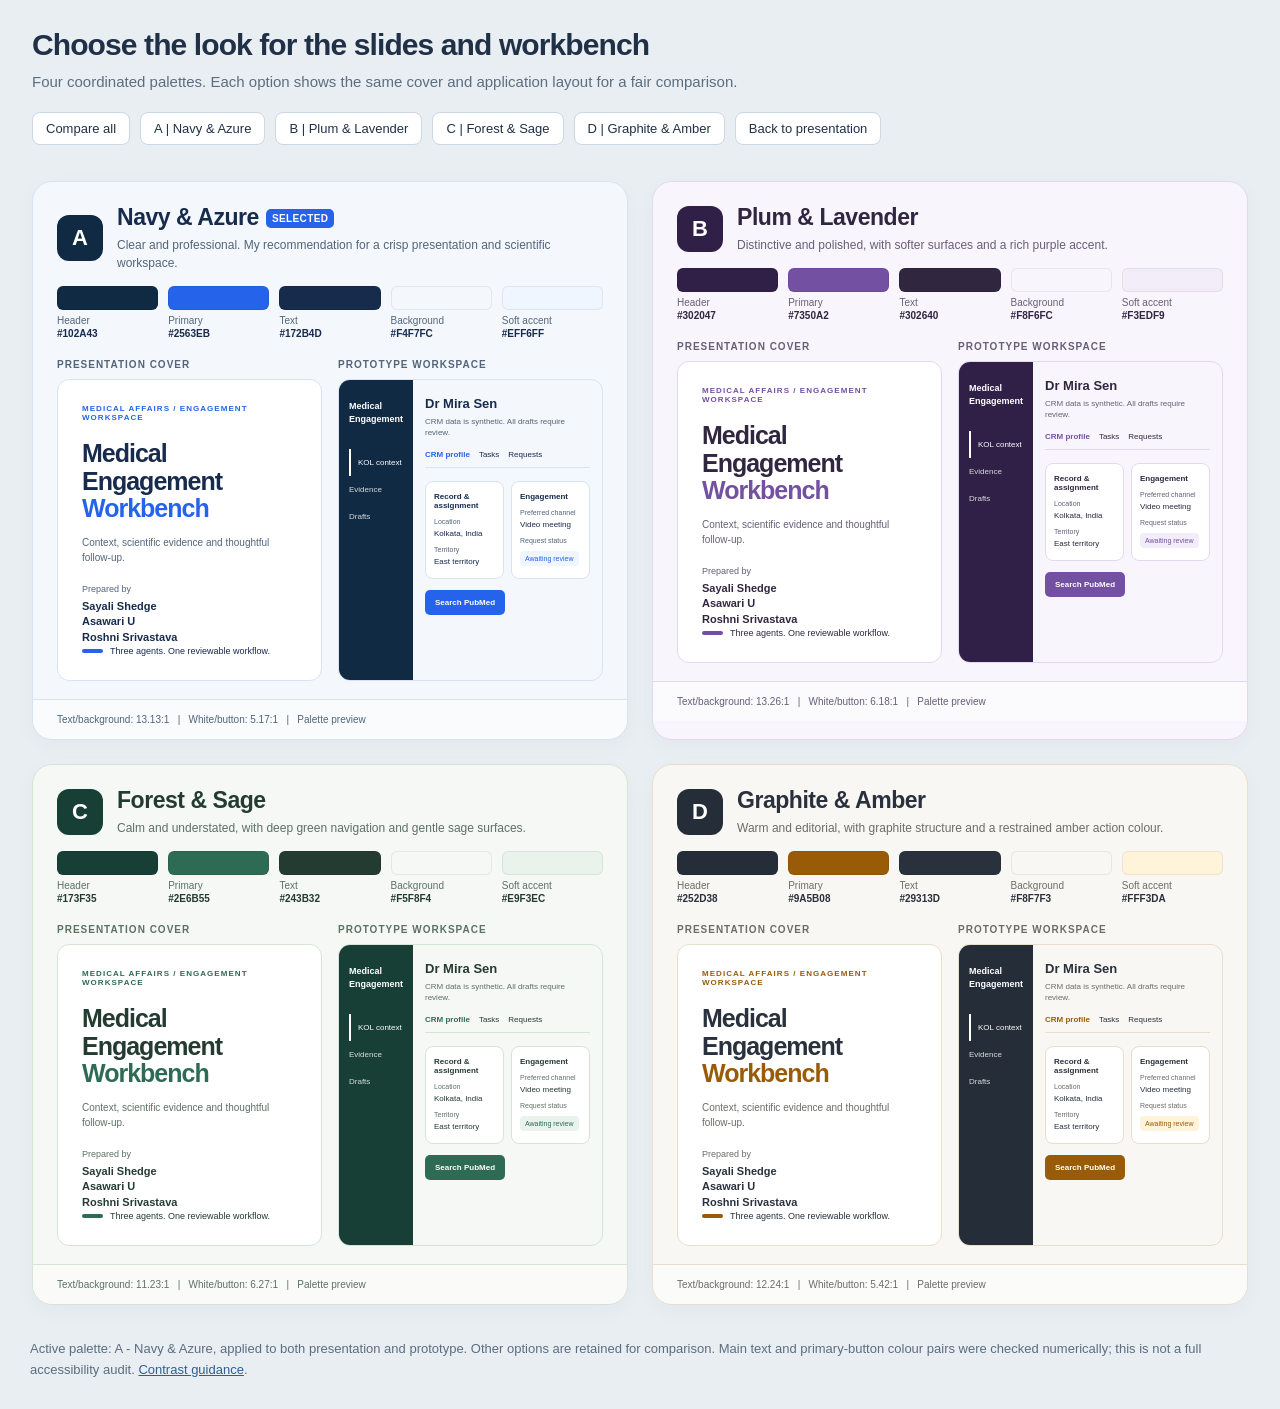
<file: prototype/presentation/palettes.html>
<!doctype html><html lang="en"><head><meta charset="utf-8"><meta name="viewport" content="width=device-width,initial-scale=1"><title>Palette options | Medical Engagement Workbench</title><style>
*{box-sizing:border-box}body{margin:0;background:#e9eef3;color:#203046;font-family:"Segoe UI",Arial,sans-serif}.page-header{padding:28px 32px 12px;max-width:1800px;margin:auto}.page-header h1{font-size:30px;letter-spacing:-.03em;margin:0 0 8px}.page-header p{margin:0;color:#5c6d7f;line-height:1.6;font-size:15px}.toplinks{display:flex;gap:10px;flex-wrap:wrap;margin-top:18px}.toplinks a{color:#203046;text-decoration:none;font-size:13px;border:1px solid #cbd7e3;padding:8px 13px;border-radius:8px;background:white}.board{display:grid;grid-template-columns:repeat(2,minmax(0,1fr));gap:24px;max-width:1800px;padding:24px 32px 34px;margin:auto}.palette-card{background:var(--background);border:1px solid var(--border);border-radius:20px;overflow:hidden;min-width:0;color:var(--ink);box-shadow:0 6px 22px #162d4408}.palette-heading{display:flex;align-items:center;gap:14px;padding:22px 24px 14px}.option-letter{background:var(--navy);color:white;height:46px;width:46px;display:flex;align-items:center;justify-content:center;font-size:22px;font-weight:700;border-radius:12px;flex-shrink:0}.palette-heading h2{font-size:23px;margin:0 0 5px;letter-spacing:-.02em}.palette-heading p{font-size:12px;color:var(--muted);margin:0;line-height:1.5}.recommended{font-size:10px;letter-spacing:.04em;background:var(--primary);color:white;border-radius:5px;padding:4px 6px;margin-left:7px;vertical-align:middle}.swatches{display:grid;grid-template-columns:repeat(5,1fr);gap:10px;padding:0 24px 20px}.swatch i{display:block;height:24px;border-radius:6px;border:1px solid #00000012}.swatch span,.swatch code{display:block;font-size:10px;margin-top:5px;color:var(--muted);font-family:inherit}.swatch code{color:var(--ink);font-weight:650;margin-top:2px}.samples{display:grid;grid-template-columns:1fr 1fr;gap:16px;padding:0 24px 18px}.sample-label{font-size:10px;font-weight:700;letter-spacing:.1em;color:var(--muted);margin-bottom:9px}.ppt{height:302px;background:white;border:1px solid var(--border);border-radius:12px;padding:24px;display:flex;flex-direction:column}.ppt .eyebrow{font-size:8px;letter-spacing:.13em;color:var(--primary);font-weight:750}.ppt h3{font-size:25px;line-height:1.1;letter-spacing:-.04em;margin:18px 0 12px}.ppt h3 em{font-style:normal;color:var(--primary)}.ppt p{font-size:10px;line-height:1.5;color:var(--muted);margin:0}.credits{margin-top:18px;font-size:11px;line-height:1.45}.credits span{display:block;color:var(--muted);font-size:9px;margin-bottom:3px}.credits b{display:block;font-weight:600}.ppt-footer{margin-top:auto;display:flex;align-items:center;gap:7px;font-size:9px}.ppt-footer i{width:21px;height:4px;border-radius:3px;background:var(--primary)}.app{display:flex;height:302px;background:var(--background);border:1px solid var(--border);border-radius:12px;overflow:hidden}.app-side{width:74px;background:var(--navy);padding:20px 10px;color:white;flex-shrink:0}.app-side strong{font-size:9px;line-height:1.4;display:block;margin-bottom:24px}.app-side div{font-size:8px;padding:9px 0;opacity:.83}.app-side .selected{opacity:1;border-left:2px solid #fff;padding-left:7px}.app-main{padding:16px 12px;flex:1;min-width:0}.app-main h3{font-size:13px;margin:0 0 5px}.app-main .sub{font-size:8px;line-height:1.4;color:var(--muted);margin:0 0 12px}.tabs{display:flex;gap:9px;border-bottom:1px solid var(--border);font-size:8px;margin-bottom:13px;padding-bottom:8px}.tabs b{color:var(--primary)}.mini-grid{display:grid;grid-template-columns:1fr 1fr;gap:7px}.mini-card{border:1px solid var(--border);border-radius:8px;background:#fff;padding:10px 8px;min-width:0}.mini-card strong{font-size:8px;display:block;margin-bottom:8px}.mini-card small{display:block;color:var(--muted);font-size:7px;margin:6px 0 3px}.mini-card p{font-size:8px;line-height:1.45;margin:0;overflow-wrap:anywhere}.status{display:inline-block;padding:4px 5px;font-size:7px;background:var(--soft);color:var(--primary);border-radius:4px}.primary-button{background:var(--primary);color:#fff;border:0;padding:8px 10px;border-radius:5px;font-size:8px;font-weight:650;margin-top:11px}.contrast{border-top:1px solid var(--border);padding:12px 24px;background:#ffffff80;color:var(--muted);font-size:10px;line-height:1.5}.focus .board{grid-template-columns:1fr;max-width:1380px}.focus .ppt,.focus .app{height:340px}.focus .ppt h3{font-size:34px}.focus .ppt p{font-size:13px}.focus .credits{font-size:14px}.focus .credits span{font-size:11px}.focus .app-side{width:110px;padding:23px 16px}.focus .app-side strong{font-size:12px}.focus .app-side div{font-size:10px}.focus .app-main{padding:22px}.focus .app-main h3{font-size:17px}.focus .app-main .sub,.focus .tabs{font-size:10px}.focus .mini-card{padding:13px}.focus .mini-card strong,.focus .mini-card p{font-size:11px}.focus .mini-card small{font-size:9px}.focus .status{font-size:9px}.focus .primary-button{font-size:10px}.focus .palette-heading h2{font-size:28px}.focus .palette-heading p{font-size:14px}.focus .contrast{font-size:12px}footer{max-width:1736px;margin:0 auto 28px;padding:0 30px;font-size:13px;color:#5c6d7f;line-height:1.6}footer a{color:#315d91}@media(max-width:1050px){.board{grid-template-columns:1fr}.page-header,.board{padding-left:16px;padding-right:16px}}@media(max-width:640px){.samples{grid-template-columns:1fr}.swatches{gap:6px;padding-left:16px;padding-right:16px}.palette-heading{padding:18px 16px}.palette-heading h2,.focus .palette-heading h2{font-size:22px}.palette-heading p,.focus .palette-heading p{font-size:12px}.recommended{display:block;width:max-content;margin:6px 0 0}.samples{padding-left:16px;padding-right:16px}.ppt h3,.focus .ppt h3{font-size:29px}.focus .app-side{width:84px}.focus .app-main{padding:16px 12px}.contrast,.focus .contrast{padding:12px 16px;font-size:10px}}
</style></head><body><header class="page-header"><h1>Choose the look for the slides and workbench</h1><p>Four coordinated palettes. Each option shows the same cover and application layout for a fair comparison.</p><nav class="toplinks"><a href="palettes.html">Compare all</a><a href="?palette=A">A | Navy &amp; Azure</a><a href="?palette=B">B | Plum &amp; Lavender</a><a href="?palette=C">C | Forest &amp; Sage</a><a href="?palette=D">D | Graphite &amp; Amber</a><a href="index.html">Back to presentation</a></nav></header><main class="board" id="board"></main><footer>Active palette: A - Navy &amp; Azure, applied to both presentation and prototype. Other options are retained for comparison. Main text and primary-button colour pairs were checked numerically; this is not a full accessibility audit. <a href="https://www.carbondesignsystem.com/building-blocks/foundations/accessibility/color" target="_blank" rel="noopener">Contrast guidance</a>.</footer><script>
const palettes=[{"id": "A", "name": "Navy & Azure", "description": "Clear and professional. My recommendation for a crisp presentation and scientific workspace.", "navy": "#102A43", "primary": "#2563EB", "ink": "#172B4D", "background": "#F4F7FC", "soft": "#EFF6FF", "muted": "#53657A", "border": "#D7E3F2", "contrast": {"body_text_on_background": 13.13, "white_on_primary_button": 5.17, "primary_on_white": 5.17, "muted_on_soft": 5.5}}, {"id": "B", "name": "Plum & Lavender", "description": "Distinctive and polished, with softer surfaces and a rich purple accent.", "navy": "#302047", "primary": "#7350A2", "ink": "#302640", "background": "#F8F6FC", "soft": "#F3EDF9", "muted": "#675F77", "border": "#E3D9EF", "contrast": {"body_text_on_background": 13.26, "white_on_primary_button": 6.18, "primary_on_white": 6.18, "muted_on_soft": 5.26}}, {"id": "C", "name": "Forest & Sage", "description": "Calm and understated, with deep green navigation and gentle sage surfaces.", "navy": "#173F35", "primary": "#2E6B55", "ink": "#243B32", "background": "#F5F8F4", "soft": "#E9F3EC", "muted": "#5D7165", "border": "#D6E4D8", "contrast": {"body_text_on_background": 11.23, "white_on_primary_button": 6.27, "primary_on_white": 6.27, "muted_on_soft": 4.61}}, {"id": "D", "name": "Graphite & Amber", "description": "Warm and editorial, with graphite structure and a restrained amber action colour.", "navy": "#252D38", "primary": "#9A5B08", "ink": "#29313D", "background": "#F8F7F3", "soft": "#FFF3DA", "muted": "#6C6C69", "border": "#E7DECC", "contrast": {"body_text_on_background": 12.24, "white_on_primary_button": 5.42, "primary_on_white": 5.42, "muted_on_soft": 4.79}}];const focus=new URLSearchParams(location.search).get('palette');if(focus)document.body.classList.add('focus');
for(const p of palettes.filter(p=>!focus||p.id===focus)){const style=['navy','primary','ink','background','soft','muted','border'].map(k=>'--'+k+':'+p[k]).join(';');const card=document.createElement('section');card.className='palette-card';card.id='palette-'+p.id;card.style=style;
card.innerHTML=`<header class="palette-heading"><div class="option-letter">${p.id}</div><div><h2>${p.name}${p.id==='A'?'<span class="recommended">SELECTED</span>':''}</h2><p>${p.description}</p></div></header><div class="swatches">${[['navy','Header'],['primary','Primary'],['ink','Text'],['background','Background'],['soft','Soft accent']].map(([k,label])=>`<div class="swatch"><i style="background:${p[k]}"></i><span>${label}</span><code>${p[k]}</code></div>`).join('')}</div><div class="samples"><div><div class="sample-label">PRESENTATION COVER</div><div class="ppt"><div class="eyebrow">MEDICAL AFFAIRS / ENGAGEMENT WORKSPACE</div><h3>Medical Engagement<br><em>Workbench</em></h3><p>Context, scientific evidence and thoughtful follow-up.</p><div class="credits"><span>Prepared by</span><b>Sayali Shedge</b><b>Asawari U</b><b>Roshni Srivastava</b></div><div class="ppt-footer"><i></i><span>Three agents. One reviewable workflow.</span></div></div></div><div><div class="sample-label">PROTOTYPE WORKSPACE</div><div class="app"><aside class="app-side"><strong>Medical<br>Engagement</strong><div class="selected">KOL context</div><div>Evidence</div><div>Drafts</div></aside><div class="app-main"><h3>Dr Mira Sen</h3><p class="sub">CRM data is synthetic. All drafts require review.</p><div class="tabs"><b>CRM profile</b><span>Tasks</span><span>Requests</span></div><div class="mini-grid"><article class="mini-card"><strong>Record &amp; assignment</strong><small>Location</small><p>Kolkata, India</p><small>Territory</small><p>East territory</p></article><article class="mini-card"><strong>Engagement</strong><small>Preferred channel</small><p>Video meeting</p><small>Request status</small><span class="status">Awaiting review</span></article></div><button class="primary-button">Search PubMed</button></div></div></div></div><div class="contrast">Text/background: ${p.contrast.body_text_on_background}:1 &nbsp; | &nbsp; White/button: ${p.contrast.white_on_primary_button}:1 &nbsp; | &nbsp; Palette preview</div>`;document.getElementById('board').append(card)}
</script></body></html>
</file>
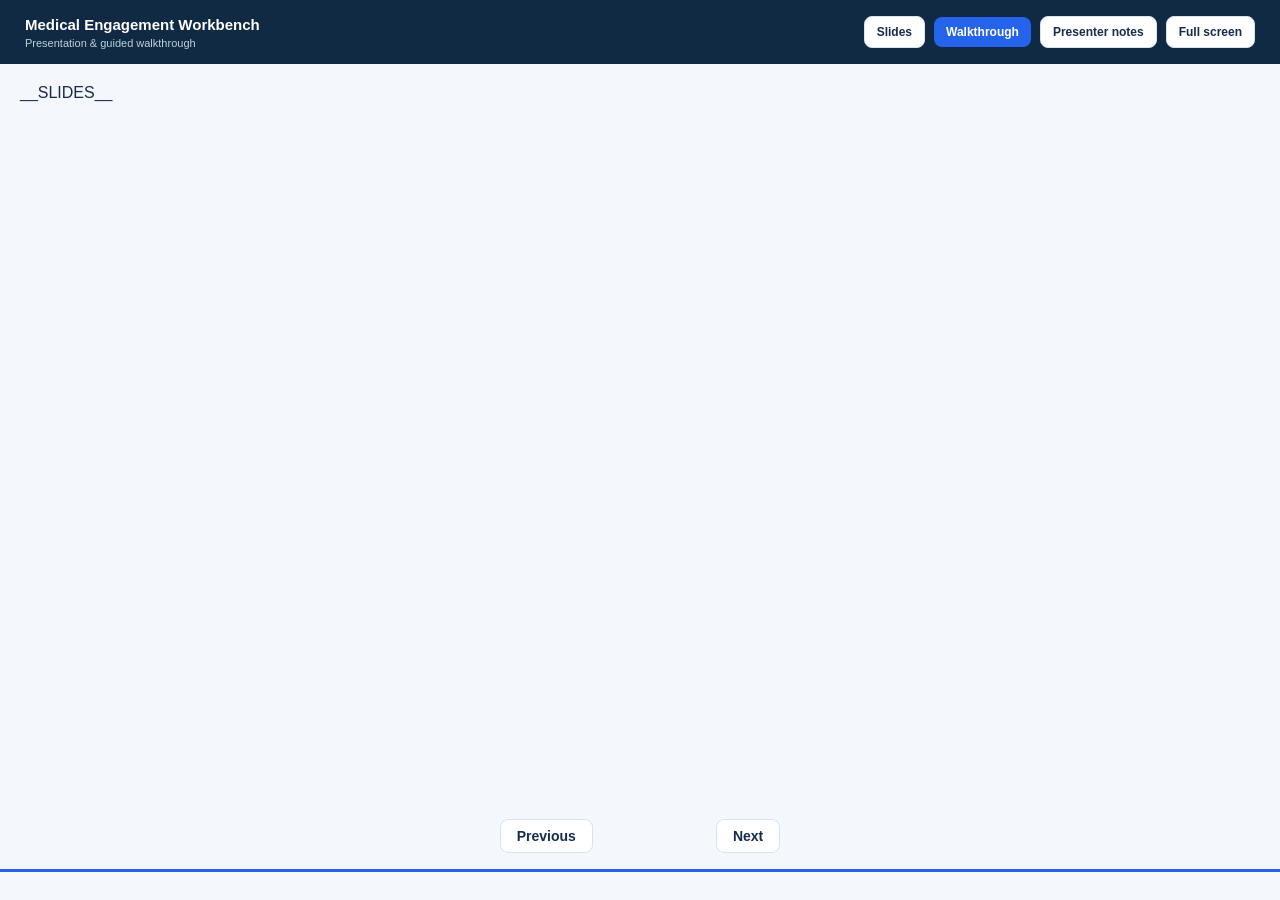
<file: prototype/presentation/template.html>
<!doctype html>
<html lang="en"><head><meta charset="utf-8"><meta name="viewport" content="width=device-width, initial-scale=1"><title>Medical Engagement Workbench | Presentation</title><style>
:root{--ink:#172B4D;--muted:#53657A;--primary:#2563EB;--navy:#102A43;--line:#D7E3F2;--soft:#EFF6FF;--scale:1}*{box-sizing:border-box}body{margin:0;background:#F4F7FC;color:var(--ink);font-family:"Segoe UI",Arial,sans-serif}a{color:var(--primary)}button,a.button{font:inherit;border:0;cursor:pointer;text-decoration:none;border-radius:8px;padding:11px 17px;background:var(--primary);color:white;font-weight:600;font-size:14px;display:inline-block}button:focus-visible,a:focus-visible,img:focus-visible{outline:3px solid #eab464;outline-offset:3px}.secondary,button.secondary,a.secondary{background:#fff;color:var(--ink);border:1px solid #D7E3F2}.topbar{height:64px;background:var(--navy);color:#fff;display:flex;align-items:center;justify-content:space-between;padding:0 25px;gap:20px}.brand{font-size:15px;font-weight:650}.topbar small{display:block;color:#bcd1dc;font-weight:400;font-size:11px;margin-top:4px}.top-actions{display:flex;align-items:center;gap:9px}.top-actions button,.top-actions a{font-size:12px;padding:8px 12px}.stage-wrap{padding:20px 20px 10px;display:flex;justify-content:center}.stage{position:relative;width:1280px;height:720px}.slide{display:none;position:absolute;top:0;left:0;width:1280px;height:720px;background:white;border-radius:14px;box-shadow:0 8px 30px #142e4210;padding:39px 54px 56px;transform:scale(var(--scale));transform-origin:top left;overflow:hidden}.slide.active{display:flex;flex-direction:column}.eyebrow{font-size:11px;letter-spacing:.14em;font-weight:750;color:var(--primary);margin-bottom:13px}h2{font-size:36px;letter-spacing:-.035em;line-height:1.14;margin:0 0 13px;font-weight:700}em{font-style:normal;color:var(--primary)}.lead{font-size:18px;color:#53657A;line-height:1.5;margin:0 0 25px;max-width:1110px}.slide-body{display:flex;flex-direction:column;gap:19px;min-height:0;flex:1}.grid{display:grid;gap:18px;align-items:stretch}.two{grid-template-columns:repeat(2,minmax(0,1fr))}.three{grid-template-columns:repeat(3,minmax(0,1fr))}.box{padding:24px;border:1px solid var(--line);border-radius:15px;background:var(--soft);min-width:0}.box h3{font-size:20px;margin:0 0 17px;line-height:1.3}.box p,.box li{font-size:18px;line-height:1.55}.box p{margin:0 0 12px}.box p:last-child{margin-bottom:0}ul{padding-left:21px;margin:0}li{margin-bottom:12px}li:last-child{margin-bottom:0}.callout{background:#EFF6FF;border-left:4px solid var(--primary);padding:14px 18px;font-size:16px;line-height:1.5;border-radius:0 9px 9px 0}.small,.box .small{font-size:14px;line-height:1.5}.muted{color:var(--muted)}.pills{display:flex;gap:9px;flex-wrap:wrap}.pills span{background:#EFF6FF;color:#53657A;padding:9px 13px;border-radius:8px;font-size:14px;font-weight:600}.hero-layout{display:grid;grid-template-columns:1.3fr .7fr;gap:50px;align-items:center;flex:1}.slide[data-index="0"] h2{font-size:58px;max-width:850px;margin-top:17px}.slide[data-index="0"] .lead{max-width:820px;font-size:21px}.byline{font-size:20px;margin:33px 0 10px}.actions{display:flex;gap:12px;align-items:center;flex-wrap:wrap;margin-top:14px}.cover-visual{padding:28px;background:var(--navy);border-radius:22px;color:#fff;display:flex;flex-direction:column;align-items:center;gap:12px}.cover-visual div{width:100%;padding:16px 10px;border:1px solid #42627E;border-radius:9px;text-align:center;font-size:15px;letter-spacing:.06em}.cover-visual span{color:#93C5FD;font-size:23px}.stats{display:grid;grid-template-columns:repeat(4,1fr);gap:16px}.three-stats{grid-template-columns:repeat(3,1fr)}.stats>div{padding:15px 23px;background:var(--navy);color:white;border-radius:14px}.stats b{font-size:49px;letter-spacing:-.04em;line-height:1.15;display:block}.stats span{font-size:14px;color:#c6dbe5;display:block;margin-top:6px}figure{margin:0;min-width:0}figure img{display:block;width:100%;object-fit:contain;border:1px solid var(--line);border-radius:10px;background:#fff;cursor:zoom-in}figcaption{font-size:12px;color:var(--muted);margin-top:9px;line-height:1.4}.wide-image{min-height:0;flex:1;display:flex;align-items:center;justify-content:center}.wide-image img{max-height:352px}.picture-pair img{height:250px}.picture-pair p{font-size:15px;line-height:1.5}.result-slide img{height:355px}.agent-grid .box{padding:22px}.agent-grid p{font-size:17px}.agent-grid h3{font-size:19px}.label,.box .label{font-size:10px;letter-spacing:.12em;color:var(--primary);font-weight:750;margin:19px 0 5px}.step{display:block;color:var(--primary);font-size:27px;margin-bottom:13px}.architecture{width:100%;height:268px;flex-shrink:0}.compact .box{padding:17px 20px}.compact .box h3{font-size:18px;margin-bottom:8px}.compact .box p,.compact .box li{font-size:16px;line-height:1.45}.harness-flow{display:grid;grid-template-columns:repeat(5,1fr);gap:12px}.harness-flow>div{padding:18px 16px;border:1px solid var(--line);border-radius:13px;background:var(--soft)}.harness-flow span{display:block;color:var(--primary);font-weight:750;font-size:23px;margin-bottom:14px}.harness-flow b{font-size:17px;line-height:1.3;display:block}.harness-flow p{font-size:15px;line-height:1.5;margin:12px 0 0}pre{font-family:Consolas,monospace;font-size:14px;line-height:1.65;margin:0;white-space:pre-wrap}code{font-size:14px}footer{position:absolute;bottom:23px;left:54px;right:54px;padding-top:12px;border-top:1px solid var(--line);display:flex;justify-content:space-between;color:#53657A;font-size:11px}.demo-steps{margin:0;padding-left:28px;display:grid;gap:11px}.demo-steps li{margin:0;padding-left:6px}.demo-steps b{display:block;font-size:18px;margin-bottom:4px}.demo-steps span{display:block;font-size:16px;color:#53657A;line-height:1.4}.controls{display:flex;justify-content:center;align-items:center;gap:14px;padding:5px 20px 16px}.controls button{background:white;color:var(--ink);border:1px solid var(--line);padding:8px 16px}.controls span{font-size:13px;color:var(--muted);min-width:95px;text-align:center}.progress{height:3px;background:#D7E3F2}.progress i{display:block;height:100%;background:var(--primary);transition:width .2s}#notes{display:none;margin:10px auto 24px;max-width:1100px;padding:20px;background:#fff;border-radius:10px;line-height:1.6;font-size:15px}#notes.open{display:block}#notes h3{margin-top:0}#notes .refs{font-size:12px;color:var(--muted);overflow-wrap:anywhere}#showcase{display:none;max-width:1450px;margin:0 auto;padding:28px}.showcase-header{display:flex;justify-content:space-between;gap:20px;align-items:center}.showcase-header h1{font-size:31px;letter-spacing:-.03em;margin:0 0 8px}.showcase-header p{font-size:14px;color:var(--muted);margin:0;line-height:1.5}.showcase-layout{display:grid;grid-template-columns:230px minmax(0,1fr);gap:22px;margin-top:22px}.showcase-nav{display:flex;flex-direction:column;gap:7px}.showcase-nav a{padding:11px 13px;text-decoration:none;border-radius:8px;color:var(--ink);font-size:14px;border:1px solid transparent}.showcase-nav a.active{background:var(--navy);color:#fff}.showcase-main{padding:22px;background:#fff;border-radius:15px;border:1px solid var(--line);min-width:0}.showcase-main h2{font-size:24px}.showcase-main p{font-size:15px;line-height:1.6;color:var(--muted)}#demoImage{max-height:67vh;object-fit:contain;width:100%;cursor:zoom-in}dialog{border:0;border-radius:12px;padding:20px;width:min(95vw,1500px);max-height:94vh;background:#fff}dialog::backdrop{background:#102A43d9}dialog img{display:block;max-width:100%;max-height:80vh;object-fit:contain;margin:12px auto}dialog button{float:right}.menu-dialog{max-width:750px}.menu-dialog a{display:block;padding:9px 10px;line-height:1.35;text-decoration:none;font-size:15px;border-bottom:1px solid var(--line)}
@media(max-width:759px){.topbar{height:auto;min-height:64px;padding:14px;align-items:flex-start}.top-actions{flex-wrap:wrap;justify-content:flex-end}.brand{font-size:12px}.topbar small{font-size:10px}.top-actions button,.top-actions a{font-size:10px;padding:7px}.stage-wrap{padding:12px}.stage{width:100%!important;height:auto!important}.slide{position:relative;width:100%;height:auto;min-height:0;transform:none!important;padding:26px 22px 65px;border-radius:12px;overflow:visible}.slide.active{display:flex}.slide h2,.slide[data-index="0"] h2{font-size:32px}.slide .lead,.slide[data-index="0"] .lead{font-size:16px;margin-bottom:22px}.eyebrow{font-size:9px}.hero-layout,.grid.two,.grid.three,.harness-flow{grid-template-columns:1fr;gap:14px}.hero-layout{gap:25px}.cover-visual{padding:18px}.box{padding:19px}.box p,.box li{font-size:16px}.stats{grid-template-columns:repeat(2,1fr)}.three-stats{grid-template-columns:1fr}.stats b{font-size:37px}.slide-body{gap:17px}.callout{font-size:14px}.picture-pair img,.result-slide img{height:auto;max-height:350px}.architecture{height:auto;min-height:140px}.compact .box p{font-size:15px}.harness-flow>div{padding:16px}.harness-flow span{font-size:18px;margin-bottom:8px}.harness-flow p{margin-top:7px}.demo-steps span{font-size:14px}.demo-steps b{font-size:16px}footer{left:22px;right:22px;bottom:19px;font-size:9px}.showcase-layout{grid-template-columns:1fr}.showcase-nav{flex-direction:row;flex-wrap:wrap;gap:4px}.showcase-nav a{font-size:12px;padding:8px}.showcase-header{align-items:flex-start;flex-direction:column}#showcase{padding:20px 14px}.showcase-header h1{font-size:26px}.showcase-main{padding:16px}pre{font-size:11px}#notes{margin:8px 12px}button,a.button{font-size:12px}.controls{gap:8px}}
@page{size:1280px 720px;margin:0}@media print{html,body{width:1280px;margin:0;background:white;print-color-adjust:exact;-webkit-print-color-adjust:exact}.topbar,.controls,.progress,#notes,#showcase,dialog{display:none!important}.stage-wrap{padding:0;display:block}.stage{width:1280px!important;height:auto!important}.slide,.slide.active{display:flex!important;flex-direction:column!important;position:relative;width:1280px;height:720px;min-height:720px;transform:none!important;border-radius:0;box-shadow:none;break-after:page;page-break-after:always;padding:39px 54px 56px;overflow:hidden}.slide:last-child{break-after:auto;page-break-after:auto}.slide h2{font-size:36px}.slide[data-index="0"] h2{font-size:58px}.grid.two{grid-template-columns:repeat(2,minmax(0,1fr))}.grid.three{grid-template-columns:repeat(3,minmax(0,1fr))}.stats{grid-template-columns:repeat(4,1fr)}.three-stats{grid-template-columns:repeat(3,1fr)}.hero-layout{grid-template-columns:1.3fr .7fr}.harness-flow{grid-template-columns:repeat(5,1fr)}a{color:var(--primary);text-decoration:none}}
.prepared-by{margin:20px 0 12px;font-size:17px;line-height:1.4}.prepared-by span{display:block;font-size:12px;color:var(--muted);margin-bottom:5px}.prepared-by strong{display:block;font-weight:600}</style></head><body><header class="topbar"><div class="brand">Medical Engagement Workbench<small>Presentation &amp; guided walkthrough</small></div><div class="top-actions"><button class="secondary" id="outlineButton">Slides</button><a class="button" href="#demo=profile">Walkthrough</a><button class="secondary" id="notesButton">Presenter notes</button><button class="secondary" id="fullscreenButton">Full screen</button></div></header><div id="presentation"><div class="stage-wrap"><main id="stage" class="stage">__SLIDES__</main></div><nav class="controls" aria-label="Slide controls"><button id="previous" aria-label="Previous slide">Previous</button><span id="position" aria-live="polite"></span><button id="next" aria-label="Next slide">Next</button></nav><div class="progress"><i id="progress"></i></div><aside id="notes" aria-label="Presenter notes"></aside></div><main id="showcase"><div class="showcase-header"><div><h1>Explore the workbench</h1><p>Screenshot walkthrough | 24 October 2026 | Synthetic CRM | No live API calls in this view</p></div><a class="button secondary" href="#slide=1">Back to presentation</a></div><div class="showcase-layout"><nav id="demoNav" class="showcase-nav" aria-label="Walkthrough sections"></nav><article class="showcase-main"><h2 id="demoTitle"></h2><p id="demoCaption"></p><img id="demoImage" class="zoomable" tabindex="0" alt=""><div class="actions"><a class="button" href="http://localhost:8502" target="_blank" rel="noopener">Open local live app</a><span class="small muted">Requires the app running on this computer.</span></div></article></div></main><dialog id="zoom"><button class="secondary" id="closeZoom">Close</button><img id="zoomImage" alt="Enlarged screenshot"></dialog><dialog id="outline" class="menu-dialog"><button class="secondary" id="closeOutline">Close</button><h2>Slide outline</h2><div id="outlineLinks"></div></dialog>
<script>
const gallery=__GALLERY__,notes=__NOTES__,slides=[...document.querySelectorAll('.slide')];let current=0;
function fit(){if(innerWidth<760)return;let scale=Math.min((innerWidth-44)/1280,(innerHeight-125)/720,1.2);scale=Math.max(.25,scale);document.documentElement.style.setProperty('--scale',scale);document.getElementById('stage').style.width=1280*scale+'px';document.getElementById('stage').style.height=720*scale+'px'}
function route(){const params=new URLSearchParams(location.hash.slice(1)),demo=params.get('demo');document.getElementById('presentation').style.display=demo?'none':'block';document.getElementById('showcase').style.display=demo?'block':'none';if(demo){const item=gallery.find(x=>x.id===demo)||gallery[0];document.getElementById('demoTitle').textContent=item.title;document.getElementById('demoCaption').textContent=item.caption;const img=document.getElementById('demoImage');img.src=item.image;img.alt=item.title;document.querySelectorAll('#demoNav a').forEach(a=>a.classList.toggle('active',a.hash==='#demo='+item.id))}else{const value=Number(params.get('slide')||1);current=Number.isFinite(value)?Math.max(0,Math.min(slides.length-1,Math.trunc(value)-1)):0;slides.forEach((slide,index)=>{slide.classList.toggle('active',index===current);slide.setAttribute('aria-hidden',index===current?'false':'true')});document.getElementById('position').textContent=current+1+' / '+slides.length;document.getElementById('progress').style.width=(current+1)/slides.length*100+'%';document.getElementById('previous').disabled=current===0;document.getElementById('next').disabled=current===slides.length-1;const pane=document.getElementById('notes');pane.replaceChildren();const title=document.createElement('h3');title.textContent=notes[current].title;const content=document.createElement('p');content.textContent=notes[current].notes;const refs=document.createElement('p');refs.className='refs';refs.textContent='Evidence: '+notes[current].refs.join(' | ');pane.append(title,content,refs);fit()}document.getElementById('outline').close();window.scrollTo(0,0)}
function step(offset){location.hash='slide='+(Math.max(0,Math.min(slides.length-1,current+offset))+1)}
document.getElementById('previous').onclick=()=>step(-1);document.getElementById('next').onclick=()=>step(1);document.getElementById('notesButton').onclick=()=>document.getElementById('notes').classList.toggle('open');document.getElementById('fullscreenButton').onclick=()=>{const result=document.fullscreenElement?document.exitFullscreen():document.documentElement.requestFullscreen();result?.catch(()=>{})};
gallery.forEach(item=>{const link=document.createElement('a');link.href='#demo='+item.id;link.textContent=item.title;document.getElementById('demoNav').append(link)});notes.forEach((item,index)=>{const link=document.createElement('a');link.href='#slide='+(index+1);link.textContent=String(index+1).padStart(2,'0')+' | '+item.title;document.getElementById('outlineLinks').append(link)});document.getElementById('outlineButton').onclick=()=>document.getElementById('outline').showModal();document.getElementById('closeOutline').onclick=()=>document.getElementById('outline').close();document.getElementById('closeZoom').onclick=()=>document.getElementById('zoom').close();
document.addEventListener('click',event=>{if(event.target.matches('.zoomable')){document.getElementById('zoomImage').src=event.target.src;document.getElementById('zoomImage').alt=event.target.alt;document.getElementById('zoom').showModal()}});document.addEventListener('keydown',event=>{if(event.target.matches('.zoomable')&&(event.key==='Enter'||event.key===' ')){event.preventDefault();event.target.click();return}if(document.querySelector('dialog[open]')||event.target.closest('button,a,input'))return;if(location.hash.startsWith('#demo='))return;if(['ArrowRight','PageDown',' '].includes(event.key)){event.preventDefault();step(1)}if(['ArrowLeft','PageUp'].includes(event.key)){event.preventDefault();step(-1)}if(event.key==='Home'){event.preventDefault();location.hash='slide=1'}if(event.key==='End'){event.preventDefault();location.hash='slide='+slides.length}if(event.key.toLowerCase()==='n')document.getElementById('notesButton').click()});window.addEventListener('hashchange',route);window.addEventListener('resize',fit);route();
</script></body></html>
</file>
